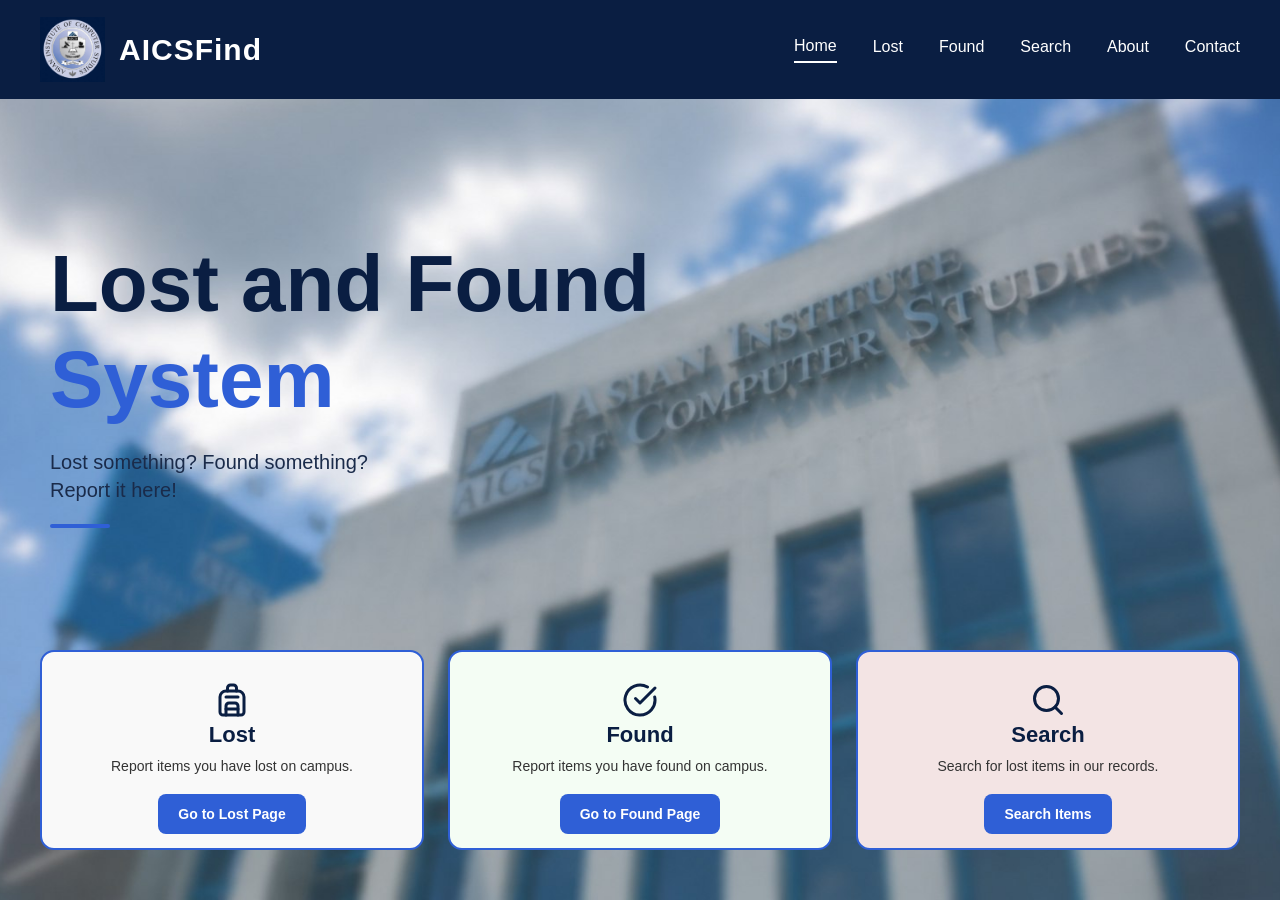
<file: index.html>
<!DOCTYPE html>
<html lang="en">
<head>
<meta charset="UTF-8">
<title>AICSfind</title>
<link rel="stylesheet" href="style.css">
</head>
<body>

<header class="navbar">
  <div class="brand">
    <img src="aics-logo.jpg" alt="AICS Logo" class="logo">
    <div class="brand-text">
      <span class="title">AICSFind</span>
    </div>
  </div>

  <nav>
    <a href="index.html" class="active">Home</a>
    <a href="lost.html">Lost</a>
    <a href="found.html">Found</a>
    <a href="search.html">Search</a>
    <a href="about.html">About</a>
    <a href="contact.html">Contact</a>
    
  </nav>
</header>

<section class="hero">
  <h1>Lost and Found<br><span>System</span></h1>
  <p class="hero-tagline">Lost something? Found something?<br>Report it here!</p>
  <div class="hero-underline"></div>
</section>

<section class="cards">
  <div class="card card-lost">
    <div class="card-icon">
      <svg xmlns="http://www.w3.org/2000/svg" width="50" height="50" viewBox="0 0 24 24" fill="none" stroke="#0a1e42" stroke-width="2" stroke-linecap="round" stroke-linejoin="round" class="lucide lucide-backpack-icon lucide-backpack"><path d="M4 10a4 4 0 0 1 4-4h8a4 4 0 0 1 4 4v10a2 2 0 0 1-2 2H6a2 2 0 0 1-2-2z"/><path d="M8 10h8"/><path d="M8 18h8"/><path d="M8 22v-6a2 2 0 0 1 2-2h4a2 2 0 0 1 2 2v6"/><path d="M9 6V4a2 2 0 0 1 2-2h2a2 2 0 0 1 2 2v2"/></svg>
    </div>
    <h3>Lost</h3>
    <p>Report items you have lost on campus.</p>
    <a href="lost.html" class="card-btn btn-blue">Go to Lost Page</a>
  </div>

  <div class="card card-found">
    <div class="card-icon">
      <svg xmlns="http://www.w3.org/2000/svg" width="50" height="50" viewBox="0 0 24 24" fill="none" stroke="#0a1e42" stroke-width="2" stroke-linecap="round" stroke-linejoin="round" class="lucide lucide-circle-check-big-icon lucide-circle-check-big"><path d="M21.801 10A10 10 0 1 1 17 3.335"/><path d="m9 11 3 3L22 4"/></svg>
    </div>
    <h3>Found</h3>
    <p>Report items you have found on campus.</p>
    <a href="found.html" class="card-btn btn-green">Go to Found Page</a>
  </div>

  <div class="card card-search">
    <div class="card-icon">
      <svg xmlns="http://www.w3.org/2000/svg" width="50" height="50" viewBox="0 0 24 24" fill="none" stroke="#0a1e42" stroke-width="2" stroke-linecap="round" stroke-linejoin="round" class="lucide lucide-search-icon lucide-search"><path d="m21 21-4.34-4.34"/><circle cx="11" cy="11" r="8"/></svg>
    </div>
    <h3>Search</h3>
    <p>Search for lost items in our records.</p>
    <a href="search.html" class="card-btn btn-purple">Search Items</a>
  </div>
</section>
</body>
</html>
</file>
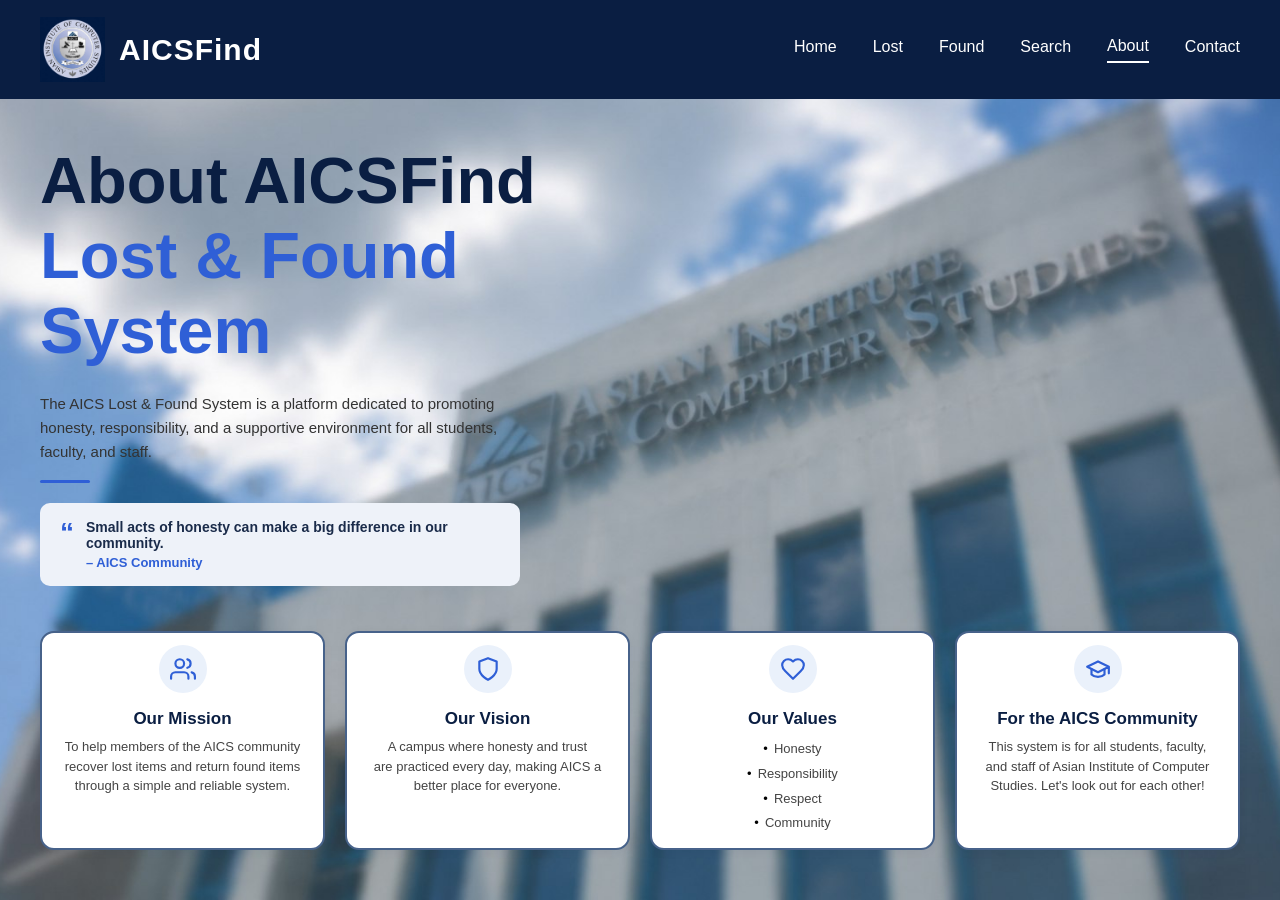
<file: about.html>
<!DOCTYPE html>
<html lang="en">
<head>
<meta charset="UTF-8">
<title>AICSFind - About</title>
<link rel="stylesheet" href="style.css">
</head>
<body>

<header class="navbar">
  <div class="brand">
    <img src="aics-logo.jpg" alt="AICS Logo" class="logo">
    <div class="brand-text">
      <span class="title">AICSFind</span>
    </div>
  </div>

  <nav>
    <a href="index.html">Home</a>
    <a href="lost.html">Lost</a>
    <a href="found.html">Found</a>
    <a href="search.html">Search</a>
    <a href="about.html" class="active" >About</a>
    <a href="contact.html">Contact</a>
  </nav>
</header>

<section class="about-hero">
  <div class="about-hero-text">
    <h1>About AICSFind<br><span>Lost &amp; Found System</span></h1>
    <p class="about-description">The AICS Lost &amp; Found System is a platform dedicated to promoting honesty, responsibility, and a supportive environment for all students, faculty, and staff.</p>
    <div class="about-underline"></div>
    <div class="about-quote">
      <span class="quote-mark">&ldquo;</span>
      <div>
        <p>Small acts of honesty can make a big difference in our community.</p>
        <span class="quote-author">– AICS Community</span>
      </div>
    </div>
  </div>
  <div class="about-hero-illustration">
  </div>
</section>

<section class="about-cards">

  <div class="about-card">
    <div class="about-card-header">
      <div class="about-card-icon">
        <svg xmlns="http://www.w3.org/2000/svg" width="26" height="26" viewBox="0 0 24 24" fill="none" stroke="#2f5fd6" stroke-width="2" stroke-linecap="round" stroke-linejoin="round"><path d="M17 21v-2a4 4 0 0 0-4-4H5a4 4 0 0 0-4 4v2"/><circle cx="9" cy="7" r="4"/><path d="M23 21v-2a4 4 0 0 0-3-3.87"/><path d="M16 3.13a4 4 0 0 1 0 7.75"/></svg>
      </div>
      <h3>Our Mission</h3>
    </div>
    <p>To help members of the AICS community <br>recover lost items and return found items <br>through a simple and reliable system.</p>
  </div>

  <div class="about-card">
    <div class="about-card-header">
      <div class="about-card-icon">
        <svg xmlns="http://www.w3.org/2000/svg" width="26" height="26" viewBox="0 0 24 24" fill="none" stroke="#2f5fd6" stroke-width="2" stroke-linecap="round" stroke-linejoin="round"><path d="M12 22s8-4 8-10V5l-8-3-8 3v7c0 6 8 10 8 10z"/></svg>
      </div>
      <h3>Our Vision</h3>
    </div>
    <p>A campus where honesty and trust <br> are practiced every day, making AICS a<br> better place for everyone.</p>
  </div>

  <div class="about-card">
    <div class="about-card-header">
      <div class="about-card-icon">
        <svg xmlns="http://www.w3.org/2000/svg" width="26" height="26" viewBox="0 0 24 24" fill="none" stroke="#2f5fd6" stroke-width="2" stroke-linecap="round" stroke-linejoin="round"><path d="M19 14c1.49-1.46 3-3.21 3-5.5A5.5 5.5 0 0 0 16.5 3c-1.76 0-3 .5-4.5 2-1.5-1.5-2.74-2-4.5-2A5.5 5.5 0 0 0 2 8.5c0 2.3 1.5 4.05 3 5.5l7 7Z"/></svg>
      </div>
      <h3>Our Values</h3>
    </div>
    <ul>
      <li>Honesty</li>
      <li>Responsibility</li>
      <li>Respect</li>
      <li>Community</li>
    </ul>
  </div>

  <div class="about-card">
    <div class="about-card-header">
      <div class="about-card-icon">
        <svg xmlns="http://www.w3.org/2000/svg" width="26" height="26" viewBox="0 0 24 24" fill="none" stroke="#2f5fd6" stroke-width="2" stroke-linecap="round" stroke-linejoin="round"><path d="M22 10v6M2 10l10-5 10 5-10 5z"/><path d="M6 12v5c3 3 9 3 12 0v-5"/></svg>
      </div>
      <h3>For the AICS Community</h3>
    </div>
    <p>This system is for all students, faculty, and staff of Asian Institute of Computer Studies. Let's look out for each other!</p>
  </div>

</section>
</body>
</html>
</file>
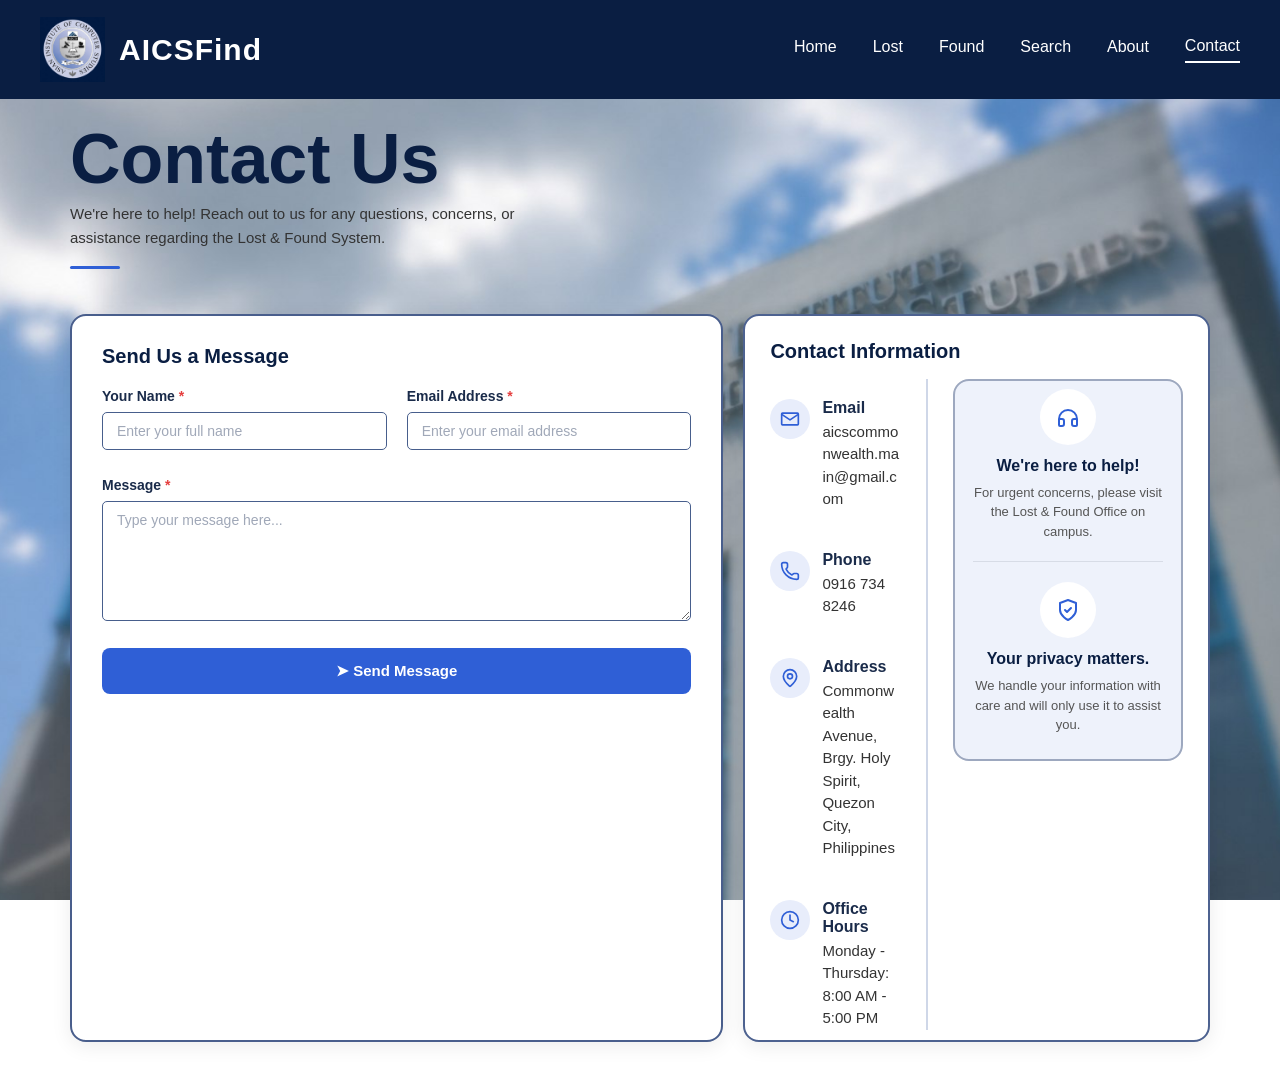
<file: contact.html>
<!DOCTYPE html>
<html lang="en">
<head>
<meta charset="UTF-8">
<title>AICSFind - Contact</title>
<link rel="stylesheet" href="style.css">
</head>
<body>
<header class="navbar">
  <div class="brand">
    <img src="aics-logo.jpg" alt="AICS Logo" class="logo">
    <div class="brand-text">
      <span class="title">AICSFind</span>
    </div>
  </div>
  <nav>
    <a href="index.html">Home</a>
    <a href="lost.html">Lost</a>
    <a href="found.html">Found</a>
    <a href="search.html">Search</a>
    <a href="about.html">About</a>
    <a href="contact.html" class="active">Contact</a>
  </nav>
</header>
<section class="contact-hero">
  <div class="contact-hero-text">
    <h1>Contact Us</h1>
    <p>We're here to help! Reach out to us for any questions, concerns, or assistance regarding the Lost &amp; Found System.</p>
    <div class="contact-underline"></div>
  </div>
  <div class="contact-hero-illustration">
  </div>
</section>

<section class="contact-content">
    <form class="contact-form" id="contactForm">
    <h2>Send Us a Message</h2>

    <div class="form-row">
      <div class="form-field">
        <label>Your Name <span class="required">*</span></label>
        <input type="text" name="name" placeholder="Enter your full name" required>
      </div>
      <div class="form-field">
        <label>Email Address <span class="required">*</span></label>
        <input type="email" name="email" placeholder="Enter your email address" required>
      </div>
    </div>

    <div class="form-row">
      <div class="form-field full-width">
        <label>Message <span class="required">*</span></label>
        <textarea name="message" placeholder="Type your message here..." required></textarea>
      </div>
    </div>

    <button type="submit" class="submit-btn">➤ Send Message</button>
  </form>

  <div class="contact-info">
    <h2>Contact Information</h2>

    <div class="contact-info-row">
      <div class="contact-info-list">
        <div class="contact-info-item">
          <div class="contact-info-icon">
            <svg xmlns="http://www.w3.org/2000/svg" width="20" height="20" viewBox="0 0 24 24" fill="none" stroke="currentColor" stroke-width="2" stroke-linecap="round" stroke-linejoin="round"><path d="M21 5H3a1 1 0 0 0-1 1v12a1 1 0 0 0 1 1h18a1 1 0 0 0 1-1V6a1 1 0 0 0-1-1Z"/><path d="m3 7 9 6 9-6"/></svg>
          </div>
          <div class="contact-info-text">
            <strong>Email</strong>
            <p>aicscommonwealth.main@gmail.com</p>
          </div>
        </div>

        <div class="contact-info-item">
          <div class="contact-info-icon">
            <svg xmlns="http://www.w3.org/2000/svg" width="20" height="20" viewBox="0 0 24 24" fill="none" stroke="currentColor" stroke-width="2" stroke-linecap="round" stroke-linejoin="round"><path d="M13.832 16.568a1 1 0 0 0 1.213-.303l.355-.465A2 2 0 0 1 17 15h3a2 2 0 0 1 2 2v3a2 2 0 0 1-2 2A18 18 0 0 1 2 4a2 2 0 0 1 2-2h3a2 2 0 0 1 2 2v3a2 2 0 0 1-.8 1.6l-.468.351a1 1 0 0 0-.292 1.233 14 14 0 0 0 6.392 6.384"/></svg>
          </div>
          <div class="contact-info-text">
            <strong>Phone</strong>
            <p>0916 734 8246</p>
          </div>
        </div>

        <div class="contact-info-item">
          <div class="contact-info-icon">
            <svg xmlns="http://www.w3.org/2000/svg" width="20" height="20" viewBox="0 0 24 24" fill="none" stroke="currentColor" stroke-width="2" stroke-linecap="round" stroke-linejoin="round"><path d="M20 10c0 4.993-5.539 10.193-7.399 11.799a1 1 0 0 1-1.202 0C9.539 20.193 4 14.993 4 10a8 8 0 0 1 16 0"/><circle cx="12" cy="10" r="3"/></svg>
          </div>
          <div class="contact-info-text">
            <strong>Address</strong>
            <p>Commonwealth Avenue, Brgy. Holy Spirit,<br> Quezon City, Philippines</p>
          </div>
        </div>

        <div class="contact-info-item">
          <div class="contact-info-icon">
            <svg xmlns="http://www.w3.org/2000/svg" width="20" height="20" viewBox="0 0 24 24" fill="none" stroke="currentColor" stroke-width="2" stroke-linecap="round" stroke-linejoin="round"><circle cx="12" cy="12" r="10"/><polyline points="12 6 12 12 16 14"/></svg>
          </div>
          <div class="contact-info-text">
            <strong>Office Hours</strong>
            <p>Monday - Thursday: 8:00 AM - 5:00 PM</p>
          </div>
        </div>
      </div>
<div class="vertical-divider"></div>
      <div class="help-banner">
        <div class="help-banner-icon">
          <svg xmlns="http://www.w3.org/2000/svg" width="24" height="24" viewBox="0 0 24 24" fill="none" stroke="currentColor" stroke-width="2" stroke-linecap="round" stroke-linejoin="round"><path d="M3 14h3a2 2 0 0 1 2 2v3a2 2 0 0 1-2 2H4a1 1 0 0 1-1-1v-6a9 9 0 0 1 18 0v6a1 1 0 0 1-1 1h-2a2 2 0 0 1-2-2v-3a2 2 0 0 1 2-2h3"/></svg>
        </div>
        <h3>We're here to help!</h3>
        <p>For urgent concerns, please visit the Lost &amp; Found Office on campus.</p>

        <hr class="help-divider">

        <div class="help-banner-icon">
          <svg xmlns="http://www.w3.org/2000/svg" width="24" height="24" viewBox="0 0 24 24" fill="none" stroke="currentColor" stroke-width="2" stroke-linecap="round" stroke-linejoin="round"><path d="M12 22s8-4 8-10V5l-8-3-8 3v7c0 6 8 10 8 10Z"/><path d="m9 12 2 2 4-4"/></svg>
        </div>
        <h3>Your privacy matters.</h3>
        <p>We handle your information with care and will only use it to assist you.</p>
      </div>
    </div>
  </div>
</section>
<script src="contact.js"></script>
</body>
</html>
</file>
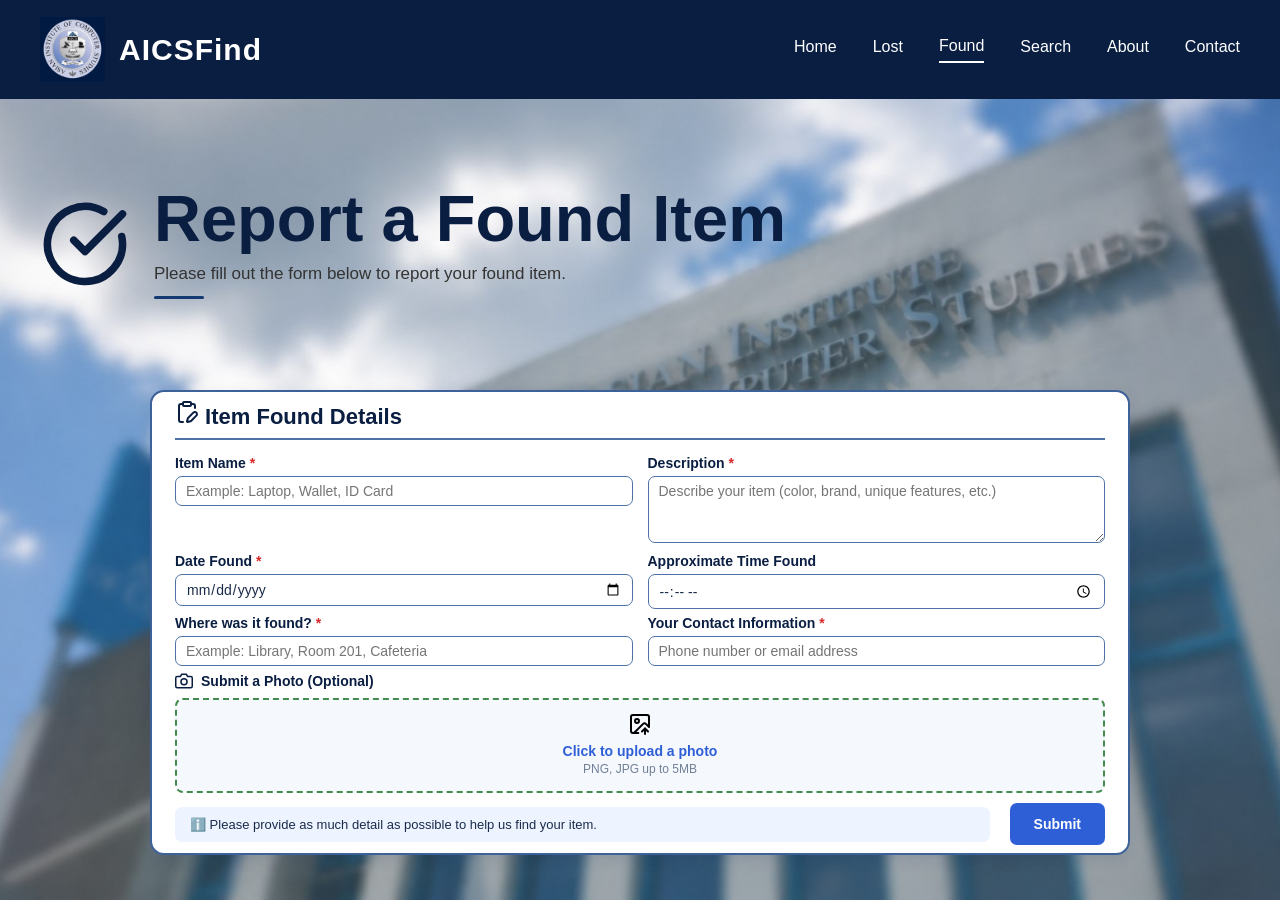
<file: found.html>
<!DOCTYPE html>
<html lang="en">
<head>
<meta charset="UTF-8">
<title>AICSFind - Found</title>
<link rel="stylesheet" href="style.css">
</head>
<body>
<header class="navbar">
  <div class="brand">
    <img src="aics-logo.jpg" alt="AICS Logo" class="logo">
    <div class="brand-text">
      <span class="title">AICSFind</span>
    </div>
  </div>

  <nav>
    <a href="index.html">Home</a>
    <a href="lost.html">Lost</a>
    <a href="found.html" class="active">Found</a>
    <a href="search.html">Search</a>
    <a href="about.html">About</a>
    <a href="contact.html">Contact</a>
  </nav>
</header>

<section class="found-banner">
  <div class="found-banner-icon">
  <svg xmlns="http://www.w3.org/2000/svg" width="90" height="90" viewBox="0 0 24 24" fill="none" stroke="#0a1e42" stroke-width="2" stroke-linecap="round" stroke-linejoin="round" class="lucide lucide-circle-check-big-icon lucide-circle-check-big"><path d="M21.801 10A10 10 0 1 1 17 3.335"/><path d="m9 11 3 3L22 4"/></svg>
</div>
  <div>
    <h1>Report a Found Item</h1>
    <p>Please fill out the form below to report your found item.</p>
    <div class="found-banner-underline"></div>
  </div>
</section>

<form class="found-form" id="foundForm">
<input type="hidden" name="status" value="found">

  <h2><svg xmlns="http://www.w3.org/2000/svg" width="24" height="24" viewBox="0 0 24 24" fill="none" stroke="currentColor" stroke-width="2" stroke-linecap="round" stroke-linejoin="round" class="lucide lucide-clipboard-pen-icon lucide-clipboard-pen"><path d="M16 4h2a2 2 0 0 1 2 2v2"/><path d="M21.34 15.664a1 1 0 1 0-3.004-3.004l-5.01 5.012a2 2 0 0 0-.506.854l-.837 2.87a.5.5 0 0 0 .62.62l2.87-.837a2 2 0 0 0 .854-.506z"/><path d="M8 22H6a2 2 0 0 1-2-2V6a2 2 0 0 1 2-2h2"/><rect x="8" y="2" width="8" height="4" rx="1"/></svg> Item Found Details</h2>

  <div class="form-row">
    <div class="form-field">
      <label>Item Name <span class="required">*</span></label>
      <input type="text" name="item_name" placeholder="Example: Laptop, Wallet, ID Card" required>
    </div>
    <div class="form-field">
      <label>Description <span class="required">*</span></label>
      <textarea name="description" placeholder="Describe your item (color, brand, unique features, etc.)" required></textarea>
    </div>
  </div>

  <div class="form-row">
    <div class="form-field">
      <label>Date Found <span class="required">*</span></label>
      <input type="date" name="date_reported" required>
    </div>
    <div class="form-field">
      <label>Approximate Time Found</label>
     <input type="time" name="time_reported">
    </div>
  </div>

  <div class="form-row">
    <div class="form-field">
      <label>Where was it found? <span class="required">*</span></label>
      <input type="text" name="location" placeholder="Example: Library, Room 201, Cafeteria" required>
    </div>
    <div class="form-field">
      <label>Your Contact Information <span class="required">*</span></label>
      <input type="text" name="contact" placeholder="Phone number or email address" required>
    </div>
  </div>

  <div class="upload-label">
    <svg xmlns="http://www.w3.org/2000/svg" width="18" height="18" viewBox="0 0 24 24" fill="none" stroke="#0a1e42" stroke-width="2" stroke-linecap="round" stroke-linejoin="round"><path d="M23 19a2 2 0 0 1-2 2H3a2 2 0 0 1-2-2V8a2 2 0 0 1 2-2h4l2-3h6l2 3h4a2 2 0 0 1 2 2z"/><circle cx="12" cy="13" r="4"/></svg>
    Submit a Photo (Optional)
  </div>

    <div class="upload-box" id="uploadBox">
    <svg xmlns="http://www.w3.org/2000/svg" width="24" height="24" viewBox="0 0 24 24" fill="none" stroke="currentColor" stroke-width="2" stroke-linecap="round" stroke-linejoin="round" class="lucide lucide-image-up-icon lucide-image-up"><path d="M10.3 21H5a2 2 0 0 1-2-2V5a2 2 0 0 1 2-2h14a2 2 0 0 1 2 2v10l-3.1-3.1a2 2 0 0 0-2.814.014L6 21"/><path d="m14 19.5 3-3 3 3"/><path d="M17 22v-5.5"/><circle cx="9" cy="9" r="2"/></svg>
    <p><span class="upload-link" id="uploadFileName">Click to upload a photo</span></p>
    <p class="upload-hint">PNG, JPG up to 5MB</p>
    <input type="file" id="fileInput" accept="image/png, image/jpeg" hidden>
  </div>

  <div class="form-footer">
  <div class="form-note">
    ℹ️ Please provide as much detail as possible to help us find your item.
  </div>
  <button type="submit" class="submit-btn">Submit</button>
</div>
</form>
<script src="found.js"></script>
</body>
</html>
</file>
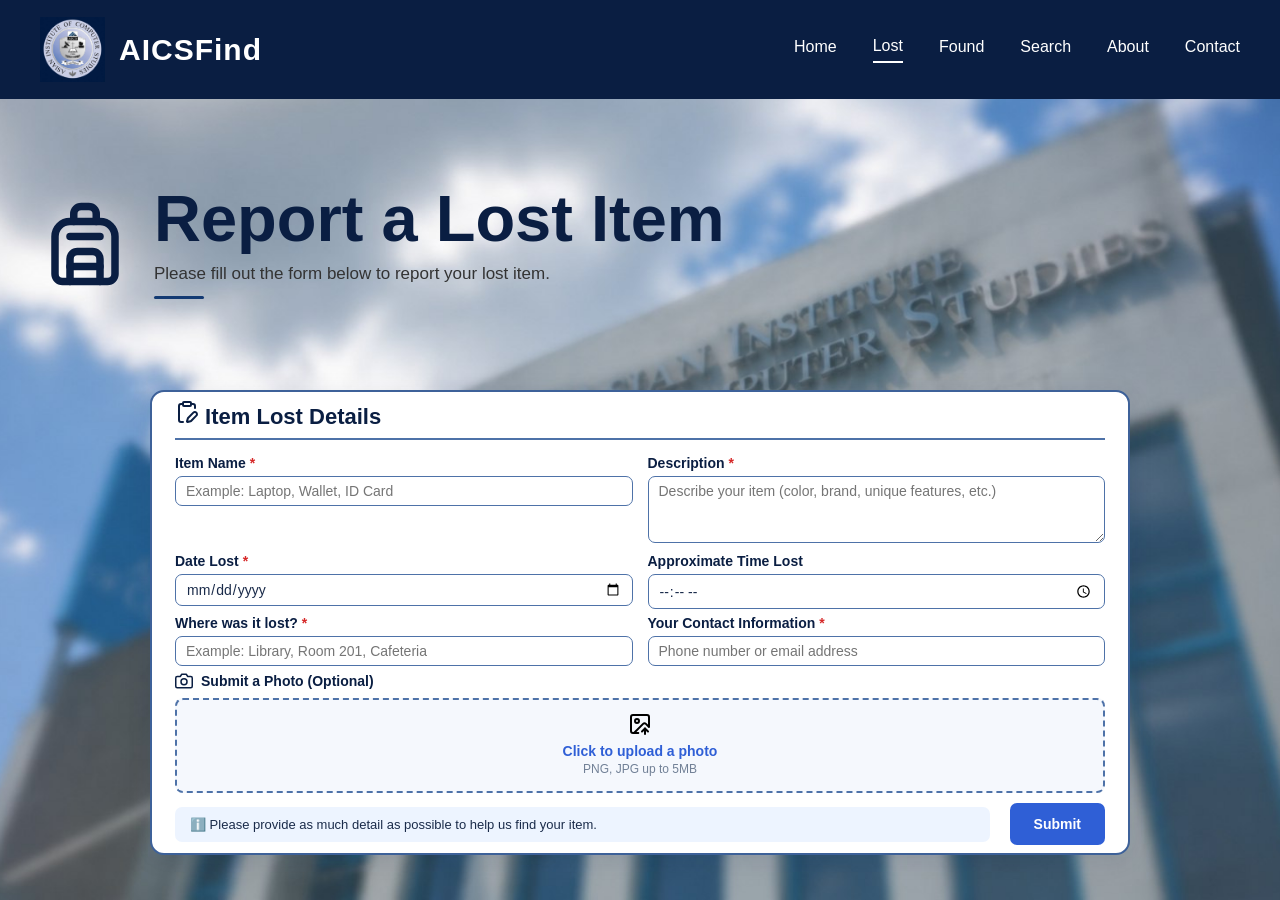
<file: lost.html>
<!DOCTYPE html>
<html lang="en">
<head>
<meta charset="UTF-8">
<title>AICSFind - Lost</title>
<link rel="stylesheet" href="style.css">
</head>
<body>

<header class="navbar">
  <div class="brand">
    <img src="aics-logo.jpg" alt="AICS Logo" class="logo">
    <div class="brand-text">
      <span class="title">AICSFind</span>
    </div>
  </div>

  <nav>
    <a href="index.html">Home</a>
    <a href="lost.html" class="active">Lost</a>
    <a href="found.html">Found</a>
    <a href="search.html">Search</a>
    <a href="about.html">About</a>
    <a href="contact.html">Contact</a>
  </nav>
</header>

<section class="lost-banner">
  <div class="lost-banner-icon">
  <svg xmlns="http://www.w3.org/2000/svg" width="90" height="90" viewBox="0 0 24 24" fill="none" stroke="#0a1e42" stroke-width="2" stroke-linecap="round" stroke-linejoin="round" class="lucide lucide-backpack-icon lucide-backpack"><path d="M4 10a4 4 0 0 1 4-4h8a4 4 0 0 1 4 4v10a2 2 0 0 1-2 2H6a2 2 0 0 1-2-2z"/><path d="M8 10h8"/><path d="M8 18h8"/><path d="M8 22v-6a2 2 0 0 1 2-2h4a2 2 0 0 1 2 2v6"/><path d="M9 6V4a2 2 0 0 1 2-2h2a2 2 0 0 1 2 2v2"/></svg>
</div>
  <div>
    <h1>Report a Lost Item</h1>
    <p>Please fill out the form below to report your lost item.</p>
    <div class="lost-banner-underline"></div>
  </div>
</section>

<form class="lost-form" id="lostForm">
<input type="hidden" name="status" value="lost">

  <h2><svg xmlns="http://www.w3.org/2000/svg" width="24" height="24" viewBox="0 0 24 24" fill="none" stroke="currentColor" stroke-width="2" stroke-linecap="round" stroke-linejoin="round" class="lucide lucide-clipboard-pen-icon lucide-clipboard-pen"><path d="M16 4h2a2 2 0 0 1 2 2v2"/><path d="M21.34 15.664a1 1 0 1 0-3.004-3.004l-5.01 5.012a2 2 0 0 0-.506.854l-.837 2.87a.5.5 0 0 0 .62.62l2.87-.837a2 2 0 0 0 .854-.506z"/><path d="M8 22H6a2 2 0 0 1-2-2V6a2 2 0 0 1 2-2h2"/><rect x="8" y="2" width="8" height="4" rx="1"/></svg> Item Lost Details</h2>

  <div class="form-row">
    <div class="form-field">
      <label>Item Name <span class="required">*</span></label>
     <input type="text" name="item_name" placeholder="Example: Laptop, Wallet, ID Card" required>
    </div>
    <div class="form-field">
      <label>Description <span class="required">*</span></label>
      <textarea name="description" placeholder="Describe your item (color, brand, unique features, etc.)" required></textarea>
    </div>
  </div>

  <div class="form-row">
    <div class="form-field">
      <label>Date Lost <span class="required">*</span></label>
    <input type="date" name="date_reported" required>
    </div>
    <div class="form-field">
      <label>Approximate Time Lost</label>
     <input type="time" name="time_reported">
    </div>
  </div>

  <div class="form-row">
    <div class="form-field">
      <label>Where was it lost? <span class="required">*</span></label>
      <input type="text" name="location" placeholder="Example: Library, Room 201, Cafeteria" required>
    </div>
    <div class="form-field">
      <label>Your Contact Information <span class="required">*</span></label>
      <input type="text" name="contact" placeholder="Phone number or email address" required>
    </div>
  </div>

  <div class="upload-label">
    <svg xmlns="http://www.w3.org/2000/svg" width="18" height="18" viewBox="0 0 24 24" fill="none" stroke="#0a1e42" stroke-width="2" stroke-linecap="round" stroke-linejoin="round"><path d="M23 19a2 2 0 0 1-2 2H3a2 2 0 0 1-2-2V8a2 2 0 0 1 2-2h4l2-3h6l2 3h4a2 2 0 0 1 2 2z"/><circle cx="12" cy="13" r="4"/></svg>
    Submit a Photo (Optional)
  </div>

    <div class="upload-box" id="uploadBox">
    <svg xmlns="http://www.w3.org/2000/svg" width="24" height="24" viewBox="0 0 24 24" fill="none" stroke="currentColor" stroke-width="2" stroke-linecap="round" stroke-linejoin="round" class="lucide lucide-image-up-icon lucide-image-up"><path d="M10.3 21H5a2 2 0 0 1-2-2V5a2 2 0 0 1 2-2h14a2 2 0 0 1 2 2v10l-3.1-3.1a2 2 0 0 0-2.814.014L6 21"/><path d="m14 19.5 3-3 3 3"/><path d="M17 22v-5.5"/><circle cx="9" cy="9" r="2"/></svg>
    <p><span class="upload-link" id="uploadFileName">Click to upload a photo</span></p>
    <p class="upload-hint">PNG, JPG up to 5MB</p>
    <input type="file" id="fileInput" accept="image/png, image/jpeg" hidden>
  </div>

  <div class="form-footer">
  <div class="form-note">
    ℹ️ Please provide as much detail as possible to help us find your item.
  </div>
  <button type="submit" class="submit-btn">Submit</button>
</div>
</form>
<script src="lost.js"></script>
</body>
</html>
</file>
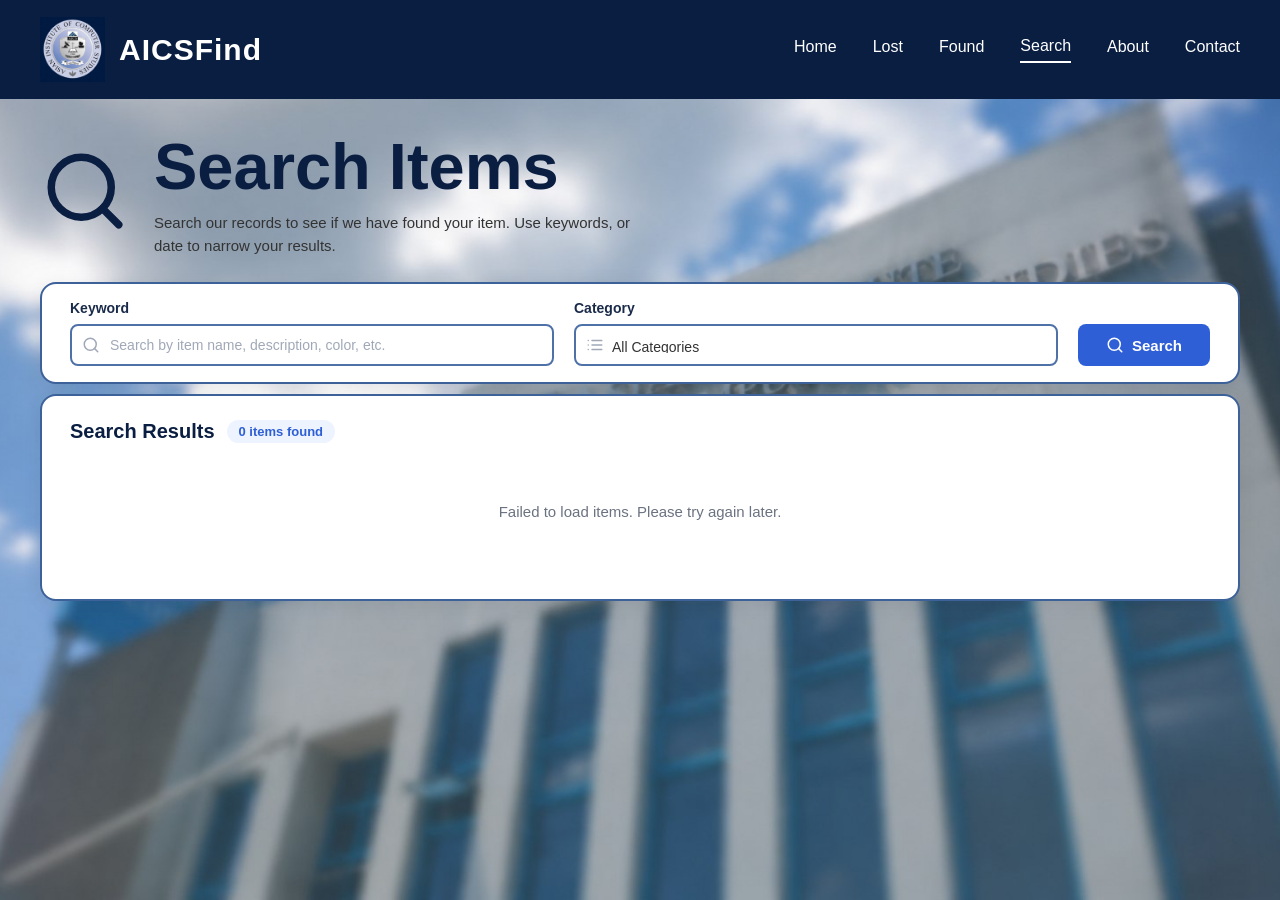
<file: search.html>
<!DOCTYPE html>
<html lang="en">
<head>
<meta charset="UTF-8">
<title>AICSFind - Search</title>
<link rel="stylesheet" href="style.css">
</head>
<body>

<header class="navbar">
  <div class="brand">
    <img src="aics-logo.jpg" alt="AICS Logo" class="logo">
    <div class="brand-text">
      <span class="title">AICSFind</span>
    </div>
  </div>

  <nav>
    <a href="index.html">Home</a>
    <a href="lost.html">Lost</a>
    <a href="found.html">Found</a>
    <a href="search.html" class="active">Search</a>
    <a href="about.html">About</a>
    <a href="contact.html">Contact</a>
  </nav>
</header>

<section class="search-hero">
  <div class="search-hero-icon">
    <svg xmlns="http://www.w3.org/2000/svg" width="90" height="90" viewBox="0 0 24 24" fill="none" stroke="#0a1e42" stroke-width="2" stroke-linecap="round" stroke-linejoin="round"><circle cx="11" cy="11" r="8"/><path d="m21 21-4.3-4.3"/></svg>
  </div>
  <div class="search-hero-text">
    <h1>Search Items</h1>
    <p>Search our records to see if we have found your item. Use keywords, or date to narrow your results.</p>
  </div>
</section>

<section class="search-bar-section">
  <div class="search-field">
    <label>Keyword</label>
    <div class="search-input-wrap">
      <svg xmlns="http://www.w3.org/2000/svg" width="18" height="18" viewBox="0 0 24 24" fill="none" stroke="currentColor" stroke-width="2" stroke-linecap="round" stroke-linejoin="round"><circle cx="11" cy="11" r="8"/><path d="m21 21-4.3-4.3"/></svg>
      <input type="text" id="keywordInput" placeholder="Search by item name, description, color, etc.">
    </div>
  </div>

<div class="search-field">
  <label>Category</label>
  <div class="search-input-wrap">
    <svg xmlns="http://www.w3.org/2000/svg" width="18" height="18" viewBox="0 0 24 24" fill="none" stroke="currentColor" stroke-width="2" stroke-linecap="round" stroke-linejoin="round"><line x1="8" y1="6" x2="21" y2="6"/><line x1="8" y1="12" x2="21" y2="12"/><line x1="8" y1="18" x2="21" y2="18"/><line x1="3" y1="6" x2="3.01" y2="6"/><line x1="3" y1="12" x2="3.01" y2="12"/><line x1="3" y1="18" x2="3.01" y2="18"/></svg>
    <select id="categorySelect">
      <option value="" selected>All Categories</option>
      <option value="lost">Lost Items</option>
      <option value="found">Found Items</option>
    </select>
  </div>
</div>

  <button class="search-btn" id="searchBtn" type="button">
    <svg xmlns="http://www.w3.org/2000/svg" width="18" height="18" viewBox="0 0 24 24" fill="none" stroke="currentColor" stroke-width="2" stroke-linecap="round" stroke-linejoin="round"><circle cx="11" cy="11" r="8"/><path d="m21 21-4.3-4.3"/></svg>
    Search
  </button>
</section>

<section class="search-results">
  <div class="results-card">
    <div class="results-header">
      <h2>Search Results</h2>
      <span class="results-count" id="resultsCount">0 items found</span>
    </div>
    <p class="loading-text" id="loadingText">Loading items...</p>
    <div class="results-list" id="resultsGrid"></div>
    <p class="no-results" id="noResults" style="display:none;">No items found matching your search.</p>
  </div>
</section>
<script src="search.js"></script>
</body>
</html>
</file>
<file: style.css>
:root{
  --navy: #0a1e42;
  --white: #ffffff;
}
* { box-sizing: border-box; }


.navbar {
  background: #0a1e42;
  display: flex;
  align-items: center;
  justify-content: space-between;
  padding: 17px 40px;
  flex-wrap: wrap;
  gap: 16px;
}

html, body{
    height: 100%;
    margin: 0;
}
body {
    margin: 0;
    font-family: 'Segoe UI', Arial, sans-serif;
    display: flex;
    flex-direction: column;
    min-height: 100vh;

    background-image: url("aics-building.jpg");

background-size: cover;
background-position: center;
background-attachment: fixed;
background-repeat: no-repeat;
}

.brand {
  display: flex;
  align-items: center;
  gap: 14px;
}

.logo {
  height: 65px;
  width: 65px;
  flex-shrink: 0;
}

.brand-text {
  display: flex;
  flex-direction: column;
  line-height: 1.1;
}

.brand-text .title {
  color: var(--white);
  font-size: 30px;
  font-weight: 700;
  letter-spacing: 1px;
}

.brand-text .subtitle {
  color: var(--white);
  font-size: 15px;
  font-weight: 600;
  letter-spacing: 0.5px;
  margin-top: 2px;
  white-space: nowrap;
}

nav {
  display: flex;
  align-items: center;
  gap: 36px;
  flex-wrap: wrap;
}

nav a {
  color: var(--white);
  text-decoration: none;
  font-size: 16px;
  font-weight: 500;
  padding-bottom: 6px;
}

nav a.active {
  border-bottom: 2px solid var(--white);
}

nav a:hover {
  opacity: 0.85;
}

@media (max-width: 700px) {
  .navbar { justify-content: center; text-align: center; }
  nav { justify-content: center; gap: 20px; }
}

.hero {
  background: transparent;
  padding: 5px 50px 90px;
  flex: 1;
  display: flex;
  flex-direction: column;
  justify-content: center;
}

.hero h1 {
  margin: 0;
  font-size: 80px;
  font-weight: 800;
  color: var(--navy);
  line-height: 1.2;
}

.hero h1 span {
  color: #2f5fd6;
}

.hero-tagline {
  margin: 20px 0 0;
  font-size: 20px;
  color: #1a2b4a;
  line-height: 1.4;
  max-width: 480px;
}

.hero-underline {
  margin-top: 20px;
  width: 60px;
  height: 4px;
  background: #2f5fd6;
  border-radius: 2px;
}

.cards {
  display: flex;
  gap: 24px;
  padding: 30px 40px 50px;
  flex-wrap: wrap;
  margin-top: -130px;
}

.card {
  flex: 1;
  min-width: 220px;
  background: #f9f9f9;
  border-radius: 14px;
  padding: 30px 24px 14px;
  text-align:center;
  border: 2px solid #2f5fd6;
}
.card-found {
  background: #f4fdf4;
  border-color: #2f5fd6;
}

.card-search {
  background: #f3e4e4;
  border-color:#2f5fd6;
}

.card-icon svg {
  width: 36px;
  height: 36px;
}

.card h3 { margin: 0 0 10px; font-size: 22px; color: var(--navy); }
.card-found h3 { color: var(--navy); }
.card-search h3 { color: var(--navy); }

.card p { margin: 0 0 20px; font-size: 14px; color: #333; }

.card-btn {
  display: inline-block;
  padding: 12px 20px;
  border-radius: 8px;
  color: var(--white);
  text-decoration: none;
  font-weight: 600;
  font-size: 14px;
}

.btn-blue { background: #2f5fd6; }
.btn-green { background: #2f5fd6;}
.btn-purple { background: #2f5fd6; }

@media (max-width: 700px) {
  .hero { padding: 50px 20px; min-height: 380px; }
  .hero h1 { font-size: 38px; text-align: center; }
  .hero-tagline { font-size: 16px; text-align: center; max-width: 100%; }
  .hero-underline { margin-left: auto; margin-right: auto; }
}


/* FOR THE LOST PAGE */

.lost-banner {
  display: flex;
  align-items: center;
  gap: 24px;
  padding: 17px 40px 90px;
  min-height: 210px;
  flex: 1;
}

.lost-banner h1 {
  margin: 0 0 8px;
  font-size: 65px;
  font-weight: 800;
  color: var(--navy);
}

.lost-banner p {
  margin: 0;
  font-size: 17px;
  color: #333;
  max-width: 480px;
}

.lost-banner-underline {
  margin-top: 12px;
  margin-bottom: 12px;
  width: 50px;
  height: 3px;
  background:  #133a73;
  border-radius: 2px;
  
}


.lost-form {
  background: rgb(255, 255, 255);
  border-radius: 14px;
  padding: 8px 23px;
  margin: -76px 150px 45px;
  box-shadow: 0 4px 25px rgba(10, 30, 66, 0.10);
  border: 2px solid #3d6199;
}

.lost-form h2 {
  margin: 0 0 15px;
  padding-bottom: 8px;
  border-bottom: 2px solid #4e72a8;
  color: var(--navy);
  font-size: 22px;
}


.form-row {
  display: flex;
  gap: 15px;
  margin-bottom: 6px;
}



.form-field {
  flex: 1;
}

.form-field label {
  display: block;
  margin-bottom: 5px;
  color: var(--navy);
  font-size: 14px;
  font-weight: 600;
}

.required {
  color: #d62828;
}



.form-field input,
.form-field textarea {
  width: 100%;
  padding: 6px 10px;
  border: 1px solid #4e72a8;
  border-radius: 7px;
  background: #ffffff;
  color: #1a2b4a;
  font-family: inherit;
  font-size: 14px;
  outline: none;
}


.form-field textarea {
  height: 67px;
  resize: vertical;
}

.form-field input:focus,
.form-field textarea:focus {
  border-color: #2f5fd6;
  box-shadow: 0 0 0 2px rgba(47, 95, 214, 0.10);
}

.upload-label {
  display: flex;
  align-items: center;
  gap: 8px;
  margin-top: 5px;
  margin-bottom: 8px;
  color: var(--navy);
  font-size: 14px;
  font-weight: 600;
}

.upload-box {
  border: 2px dashed #4e72a8;
  border-radius: 8px;
  padding: 12px;
  min-height: 80px;
  text-align: center;
  background: #f5f8fd;
  cursor: pointer;
  transition: 0.2s;
}

.upload-box:hover {
  border-color: #2f5fd6;
  background: #eef4ff;
}

.upload-box p {
  margin: 3px 0;
  color: #344563;
  font-size: 14px;
}

.upload-link {
  color: #2f5fd6;
  font-weight: 600;
}

.upload-hint {
  font-size: 12px !important;
  color: #718096 !important;
}


.form-footer {
  display: flex;
  align-items: center;
  justify-content: space-between;
  gap: 20px;
  margin-top: 10px;
}

.form-note {
  flex: 1;
  background: #edf4ff;
  border-radius: 7px;
  padding: 10px 15px;
  color: #1a2b4a;
  font-size: 13px;
}


.submit-btn {
  border: none;
  border-radius: 7px;
  padding: 13px 24px;
  background: #2f5fd6;
  color: white;
  font-family: inherit;
  font-size: 14px;
  font-weight: 600;
  cursor: pointer;
}

.submit-btn:hover {
  opacity: 0.9;
}




@media (max-width: 700px) {

  .lost-banner {
   display: flex;
   align-items: center;
   gap: 20px;
   padding: 10px 40px 30px;
   min-height: 200px;
   flex: 1;
  }

  .form-row {
    flex-direction: column;
    gap: 12px;
  }

  .form-footer {
    flex-direction: column;
    align-items: stretch;
  }

  .submit-btn {
    width: 100%;
  }
}



/* FOR THE FOUND PAGE */

.found-banner {
  display: flex;
  align-items: center;
  gap: 24px;
  padding: 17px 40px 90px;
  min-height: 210px;
  flex: 1;
}

.found-banner h1 {
  margin: 0 0 8px;
  font-size: 65px;
  font-weight: 800;
  color: var(--navy);
}

.found-banner p {
  margin: 0;
  font-size: 17px;
  color: #333;
  max-width: 480px;
}

.found-banner-underline {
  margin-top: 12px;
  margin-bottom: 12px;
  width: 50px;
  height: 3px;
  background: #133a73;
  border-radius: 2px;
}



.found-form {
  background: rgb(255, 255, 255);
  border-radius: 14px;
  padding: 8px 23px;
  margin: -76px 150px 45px;
  box-shadow: 0 4px 15px rgba(10, 30, 66, 0.10);
  border: 2px solid #3d6199;
}

.found-form h2 {
  margin: 0 0 15px;
  padding-bottom: 8px;
  border-bottom: 2px solid #4e72a8; 
  color: var(--navy);
  font-size: 22px;
}

.found-form .form-row {
  display: flex;
  gap: 15px;
  margin-bottom: 6px;
}

.found-form .form-field {
  flex: 1;
}

.found-form .form-field label {
  display: block;
  margin-bottom: 5px;
  color: var(--navy);
  font-size: 14px;
  font-weight: 600;
}

.found-form .required {
  color: #d62828;
}

.found-form .form-field input,
.found-form .form-field textarea {
  width: 100%;
  padding: 6px 10px;
  border: 1px solid #4e72a8; 
  border-radius: 7px;
  background: #ffffff;
  color: #1a2b4a; 
  font-family: inherit;
  font-size: 14px;
  outline: none;
}

.found-form .form-field textarea {
  height: 67px;
  resize: vertical;
}

.found-form .form-field input:focus,
.found-form .form-field textarea:focus {
  border-color: #2f5fd6;
  box-shadow: 0 0 0 2px rgba(26, 92, 42, 0.10);
}


.found-form .upload-label {
  display: flex;
  align-items: center;
  gap: 8px;
  margin-top: 5px;
  margin-bottom: 8px;
  color: var(--navy);
  font-size: 14px;
  font-weight: 600;
}

.found-form .upload-box {
  border: 2px dashed #438c4e;
  border-radius: 8px;
  padding: 12px;
  min-height: 80px;
  text-align: center;
  background: #f5f8fd;
  cursor: pointer;
  transition: 0.2s;
}

.found-form .upload-box:hover {
  border-color:  #2f5fd6; 
  background: #eef4ff;
}

.found-form .upload-box p {
  margin: 3px 0;
  color: #344563;
  font-size: 14px;
}

.found-form .upload-link {
  color: #2f5fd6;
  font-weight: 600;
}

.found-form .upload-hint {
  font-size: 12px !important;
  color: #718096 !important;
}



.found-form .form-footer {
  display: flex;
  align-items: center;
  justify-content: space-between;
  gap: 20px;
  margin-top: 10px;
}

.found-form .form-note {
  flex: 1;
  background: #edf4ff; 
  border-radius: 7px;
  padding: 10px 15px;
  color: #1a2b4a;
  font-size: 13px;
}

.found-form .submit-btn {
  border: none;
  border-radius: 7px;
  padding: 13px 24px;
  background: #2f5fd6; 
  color: white;
  font-family: inherit;
  font-size: 14px;
  font-weight: 600;
  cursor: pointer;
}

.found-form .submit-btn:hover {
  opacity: 0.9;
}


@media (max-width: 700px) {

  .found-banner {
    display: flex;
    align-items: center;
    gap: 20px;
    padding: 10px 40px 30px;
    min-height: 200px;
  }

  .found-form .form-row {
    flex-direction: column;
    gap: 12px;
  }

  .found-form .form-footer {
    flex-direction: column;
    align-items: stretch;
  }

  .found-form .submit-btn {
    width: 100%;
  }
}

/* ===== FOR THE ABOUT AICS PAGE ===== */

.about-hero {
  display: flex;
  align-items: center;
  gap: 40px;
  padding: 20px 40px 10px;
  flex-wrap: wrap;
  flex: 1;
}

.about-hero-text {
  flex: 1;
  min-width: 320px;
}

.about-hero-text h1 {
  margin: 0;
  font-size: 65px;
  font-weight: 800;
  line-height: 1.15;
  color: var(--navy);
}

.about-hero-text h1 span {
  color: #2f5fd6;
}

.about-tagline {
  margin: 16px 0 0;
  font-size: 16px;
  color: #333;
  max-width: 480px;
}

.about-underline {
  margin-top: 16px;
  width: 50px;
  height: 3px;
  background: #2f5fd6;
  border-radius: 2px;
}

.about-description {
  margin: 24px 0 0;
  font-size: 15px;
  color: #333;
  line-height: 1.6;
  max-width: 480px;
}

.about-quote {
  display: flex;
  align-items: flex-start;
  gap: 12px;
  background: #eef2f9;
  border-radius: 10px;
  padding: 16px 20px;
  margin-top: 20px;
  max-width: 480px;
}

.quote-mark {
  font-size: 28px;
  color: #2f5fd6;
  line-height: 1;
  font-weight: 800;
}

.about-quote p {
  margin: 0;
  font-size: 14px;
  color: #1a2b4a;
  font-weight: 600;
}

.quote-author {
  display: block;
  margin-top: 4px;
  font-size: 13px;
  color: #2f5fd6;
  font-weight: 600;
}

.about-hero-illustration {
  flex: 1;
  min-width: 280px;
}

@media (max-width: 700px) {
  .about-hero { flex-direction: column; text-align: center; }
  .about-hero-text h1 { font-size: 32px; }
  .about-tagline, .about-description, .about-quote { max-width: 100%; }
  .about-underline { margin-left: auto; margin-right: auto; }
}


/* ===== ABOUT CARDS ===== */

.about-cards {
  display: flex;
  gap: 20px;
  padding: 10px 40px 50px;
  flex-wrap: wrap;

}

.about-card {
  flex: 1 1 220px;
  min-width: 220px;
  background: #ffffff;
  border-radius: 14px;
  padding: 12px 22px 12px;
  box-shadow: 0 2px 10px rgba(10,30,66,0.06);
  text-align: center;
  border: 2px solid #47628a;
}

.about-card-header {
  display: flex;
  flex-direction: column;
  align-items: center;
  gap: 8px;
}

.about-card-icon {
  width: 48px;
  height: 48px;
  background: #eaf1fb;
  border-radius: 50%;
  display: flex;
  align-items: center;
  justify-content: center;
  flex-shrink: 0;
  margin-bottom: 8px;
}

.about-card h3 {
  margin: 0 0 8px;
  font-size: 17px;
  color: var(--navy);
}

.about-card p {
  margin: 0;
  font-size: 13px;
  color: #444;
  line-height: 1.5;
  font-weight: 500;
}

.about-card ul {
  list-style: none;
  margin: 0;
  padding: 0;
  font-size: 13px;
  color: #444;
  line-height: 1.9;
}

.about-card li {
  display: flex;
  align-items: center;
  justify-content: center;
  gap: 6px;
  color: 333;
  font-weight: 500;
}

.about-card li::before {
  content: "•";
  color: #000000;
}

@media (max-width: 900px) {
  .about-card { min-width: 45%; }
}

@media (max-width: 600px) {
  .about-card { min-width: 100%; }
}








.contact-hero {
  display: flex;
  align-items: center;
  gap: 10px;
  padding: 20px 70px 40px;
  flex-wrap: wrap;
   flex: 1;
}

.contact-hero-text {
  flex: 1;
  min-width: 200px;
}

.contact-hero-text h1 {
  margin: 0;
  font-size: 70px;
  font-weight: 800;
  color: var(--navy);
  line-height: 1.15;
}

.contact-hero-text p {
  margin: 2px 0 0;
  font-size: 15px;
  color: #333;
  line-height: 1.6;
  max-width: 480px;
}

.contact-underline {
  margin-top: 16px;
  width: 50px;
  height: 3px;
  background: #2f5fd6;
  border-radius: 2px;
}

.contact-hero-illustration {
  flex: 1;
  min-width: 280px;
}



.contact-content {
  display: flex;
  gap: 20px;
  padding:5px 70px 50px;
  flex-wrap: wrap;
}

.contact-form {
  flex: 2;
  min-width: 280px;
  max-width: 700px;
  background: #ffffff;
  border-radius: 16px;
  box-shadow: 0 4px 20px rgba(0,0,0,0.08);
  padding: 29px 30px;
   border: 2px solid #495e8c;
}

.contact-form h2 {
  margin: 0 0 20px;
  font-size: 20px;
  color: var(--navy);
}

.contact-form .form-row {
  display: flex;
  gap: 20px;
  margin-bottom: 27px;
  flex-wrap: wrap;
}

.contact-form .form-field {
  flex: 1;
  min-width: 220px;
  display: flex;
  flex-direction: column;
}

.contact-form .form-field label {
  font-size: 14px;
  font-weight: 600;
  color: #1a2b4a;
  margin-bottom: 8px;
}

.contact-form .required {
  color: #e53e3e;
}

.contact-form input,
.contact-form textarea {
  padding: 10px 14px;
  border: 1px solid #475e8c;
  border-radius: 5px;
  font-size: 14px;
  font-family: inherit;
  color: #333;
}

.contact-form input::placeholder,
.contact-form textarea::placeholder {
  color: #a0a8b8;
}

.contact-form input:focus,
.contact-form textarea:focus {
  outline: none;
  border-color: #2f5fd6;
}

.contact-form textarea {
  min-height: 120px;
  resize: vertical;
}

.contact-form .submit-btn {
  display: flex;
  align-items: center;
  justify-content: center;
  gap: 8px;
  width: 100%;
  background: #2f5fd6;
  color: #ffffff;
  border: none;
  padding: 14px 24px;
  border-radius: 8px;
  font-size: 15px;
  font-weight: 600;
  cursor: pointer;
}

.contact-form .submit-btn:hover {
  opacity: 0.9;
}


.contact-info {
  flex: 1.4;
  min-width: 260px;
  background: #ffffff;
  border-radius: 16px;
  box-shadow: 0 4px 20px rgba(0,0,0,0.08);
  padding: 10px 25px;
   border: 2px solid #4d6290;
}

.contact-info-row {
  display: flex;
  justify-content: space-between; /* Pushes the banner to the right */
  align-items: flex-start;
  gap: 25px;
}

.contact-info-list {
  flex: 1 1 0;
  min-width: 0;
  margin-top: 20px;
}

.contact-info h2 {
  margin: 0 0 30px;
  font-size: 20px;
  color: var(--navy);
  top: 14px;
  position: relative;
}

.contact-info-item {
  display: flex;
  align-items: flex-start;
  gap: 12px;
  margin-bottom: 40px;
}

.contact-info-item:last-child {
  margin-bottom: 0;
}

.contact-info-icon {
  flex-shrink: 0;
  width: 40px;
  height: 40px;
  border-radius: 50%;
  background: #e8edfb;
  color: #2f5fd6;
  display: flex;
  align-items: center;
  justify-content: center;
}

.contact-info-text strong {
  display: block;
  font-size: 16px;
  color: #1a2b4a;
  margin-bottom: 4px;
}

.contact-info-text p {
  margin: 0;
  font-size: 15px;
  color: #333;
  line-height: 1.5;
  word-break: break-word;
}

.help-banner {
  width: 230px;      
  flex-shrink: 0;    
  margin-left: auto; 
  background: #eef2fb;
  border-radius: 16px;
  padding: 8px 18px 24px 18px;
  text-align: center;
   border: 2px solid #9da8bf;
}

.help-banner-icon {
  width: 56px;
  height: 56px;
  margin: 0 auto 12px;
  background: #ffffff;
  border-radius: 50%;
  color: #2f5fd6;
  display: flex;
  align-items: center;
  justify-content: center;
}

.help-banner h3 {
  margin: 0 0 8px;
  font-size: 16px;
  color: var(--navy);
}

.help-banner p {
  margin: 0;
  font-size: 13px;
  line-height: 1.5;
  color: #555;
}

.help-divider {
  border: none;
  border-top: 1px solid #d7dce6;
  margin: 20px 0;
}
.vertical-divider {
  width: 2px;
  background: #cfd7e8;
  align-self: stretch;
}


/* ===== SEARCH PAGE===== */

.search-hero {
  display: flex;
  align-items: center;
  gap: 24px;
  padding: 30px 40px 10px;
  flex-wrap: wrap;


}

.search-hero-icon {
  color:  #2f5fd6;
  flex-shrink: 0;
}

.search-hero-text h1 {
  margin: 0;
  font-size: 65px;
  font-weight: 800;
  color: var(--navy);
}

.search-hero-text p {
  margin: 8px 0 0;
  font-size: 15px;
  color: #333;
  max-width: 500px;
  line-height: 1.5;
}

/* ===== SEARCH BAR ===== */

.search-input-wrap input,
.search-input-wrap select {
  border: none;
  outline: none;
  flex: 1;
  font-size: 14px;
  font-family: inherit;
  color: #333;
  height: 15px;
  line-height: 19px;
}

.search-input-wrap select {
  background: transparent;
  appearance: none;
}

.search-bar-section {
  display: flex;
  align-items: flex-end;
  gap: 20px;
  background: #ffffff;
  border-radius: 16px;
  box-shadow: 0 4px 20px rgba(0,0,0,0.08);
  margin: 15px 40px 10px;
  padding: 16px 28px;
  flex-wrap: wrap;
  border: 2px solid  #3d6199; 
}

.search-field {
  flex: 1;
  min-width: 220px;
  display: flex;
  flex-direction: column;
}

.search-field label {
  font-size: 14px;
  font-weight: 600;
  color: #1a2b4a;
  margin-bottom: 8px;
}

.search-input-wrap {
  display: flex;
  align-items: center;
  gap: 8px;
  border:2px solid #4e72a8; 
  border-radius: 8px;
  padding: 10px 10px;
  color: #a0a8b8;
  
}

.search-input-wrap input::placeholder {
  color: #a0a8b8;
}

.search-btn {
  display: flex;
  align-items: center;
  justify-content: center;
  gap: 8px;
  background: #2f5fd6; 
  color: #ffffff;
  border: none;
  padding: 12px 28px;
  border-radius: 8px;
  font-size: 15px;
  font-weight: 600;
  cursor: pointer;
  white-space: nowrap;
}



/* ===== SEARCH RESULTS ===== */

.search-results {
  padding: 0 40px 30px;
  flex: 1;
}

.results-card {
  background: #ffffff;
  border-radius: 16px;
  box-shadow: 0 4px 20px rgba(0,0,0,0.06);
  padding: 24px 28px;
  border: 2px solid #3d6199;
}

.results-header {
  display: flex;
  align-items: center;
  gap: 12px;
  margin-bottom: 20px;
}

.results-header h2 {
  margin: 0;
  font-size: 20px;
  font-weight: 700;
  color: var(--navy);
}

.results-count {
  background: #edf4ff;
  color: #2f5fd6;
  font-size: 13px;
  font-weight: 600;
  padding: 4px 12px;
  border-radius: 20px;
}

.loading-text,
.no-results {
  text-align: center;
  color: #6b7280;
  font-size: 15px;
  padding: 40px 0;
}

.results-list {
  display: flex;
  flex-direction: column;
  gap: 14px;
}

.item-row {
  display: flex;
  align-items: center;
  gap: 18px;
  border: 2px solid #4e72a8;
  border-radius: 14px;
  padding: 16px 20px;
  flex-wrap: wrap;
}

.item-row-thumb {
  flex-shrink: 0;
  width: 80px;
  height: 80px;
  border-radius: 10px;
  background: #f3f4f6;
  color: #9ca3af;
  display: flex;
  align-items: center;
  justify-content: center;
  overflow: hidden;
}

.item-row-thumb img {
  width: 100%;
  height: 100%;
  object-fit: cover;
}

.item-row-info {
  flex: 2;
  min-width: 220px;
  display: flex;
  flex-direction: column;
  gap: 6px;
}

.item-row-title {
  margin: 0;
  font-size: 17px;
  font-weight: 700;
  color: var(--navy);
}

.item-row-desc {
  margin: 0;
  font-size: 14px;
  color: #4b5563;
  line-height: 1.5;
}

.badge {
  display: inline-block;
  align-self: flex-start;
  font-size: 12px;
  font-weight: 600;
  padding: 4px 12px;
  border-radius: 20px;
  margin-top: 2px;
}

.badge-lost {
  background: #edf4ff;
  color: #2f5fd6;
}

.badge-found {
  background: #edf4ff;
  color: #2f5fd6;
}
  .item-row-meta {
  flex: 1;
  min-width: 180px;
  display: flex;
  flex-direction: column;
  gap: 8px;
  font-size: 14px;
  color: #374151;
}

.item-row-action {
  flex-shrink: 0;
}

.view-details-btn {
  display: flex;
  align-items: center;
  gap: 6px;
  background: #edf4ff;
  border: 2px solid #2f5fd6;
  color: #2f5fd6;
  font-size: 14px;
  font-weight: 600;
  padding: 10px 20px;
  border-radius: 8px;
  cursor: pointer;
  white-space: nowrap;
}

.view-details-btn:hover {
  background: #eef4ff; 
}
.item-row-meta span {
  display: flex;
  align-items: center;
  gap: 6px;
}

.item-row-meta svg {
  flex-shrink: 0;
  color:#2f5fd6;
}
</file>
